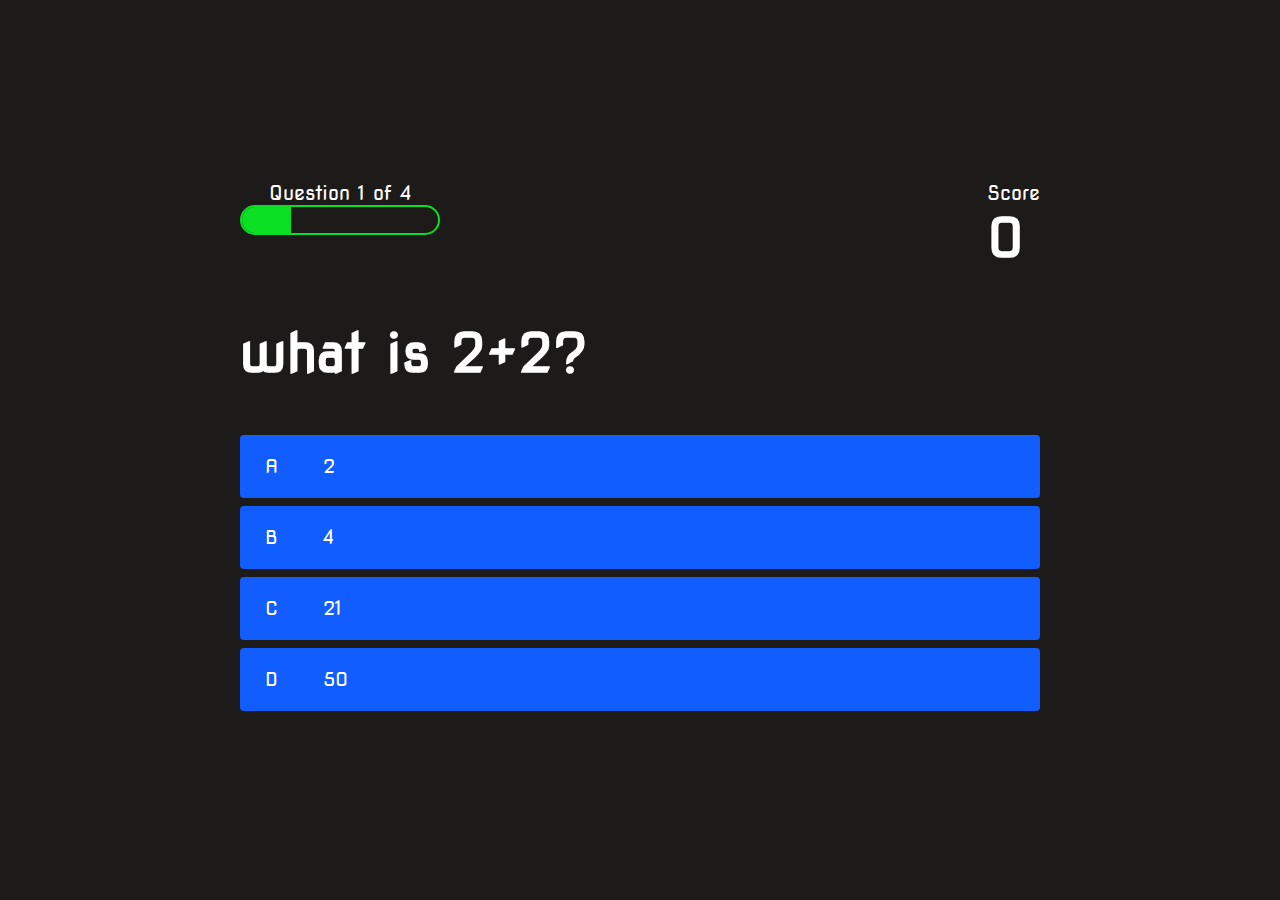
<file: game.html>
<!DOCTYPE html>
<html lang="en">
<head>
    <meta charset="UTF-8">
    <meta name="viewport" content="width=device-width, initial-scale=1.0">
    <title>Quiz Page</title>
    <link rel="stylesheet" href="style.css">
    <link rel="stylesheet" href="game.css">
</head>
<body>
    <div class="container">
        <div id="game" class="justify-center flex-column">
            <div id="hud">
            <div class="hud-item">
                <p id="progressText" class="hud-prefix">
                    Question
                </p>
                <div id="progressBar">
                    <div id="progressBarFull"></div>
                </div>
            </div>
            <div class="hud-item">
                <p class="hud-prefix">
                    Score
                </p>
                <h1 class="hud-main-text" id="score"> 0</h1>
            </div>
        </div>
        <h1 id="question">what is the qsn</h1>
        <div class="choice-container">
            <p class="choice-prefix">A</p>
            <p class="choice-text" data-number="1">Choice 1</p>
        </div>
        <div class="choice-container">
            <p class="choice-prefix">B</p>
            <p class="choice-text" data-number="2">Choice 2</p>
        </div>
        <div class="choice-container">
            <p class="choice-prefix">C</p>
            <p class="choice-text" data-number="3">Choice 3</p>
        </div>
        <div class="choice-container">
            <p class="choice-prefix">D</p>
            <p class="choice-text" data-number="4">Choice 4</p>
        </div>
        </div> 
    </div>
    <script src="game.js"></script>
</body>
</html>
</file>
<file: style.css>
@import url('https://fonts.googleapis.com/css2?family=Nova+Square&display=swap');
:root{
    background-color: rgb(29, 26,26);
}

*{
    box-sizing: border-box;
    margin:0;
    padding:0;
    font-size: 62.5%;
    font-family:'Nova Square', cursive;
}

h1{
    font-size: 5.4rem;
    color: white;
    margin-bottom: 5rem;
}

h2{
    font-size: 4.2rem;
    margin-bottom: 4rem;
}

.container{
    width: 100vw;
    height: 100vh;
    display: flex;
    justify-content: center;
    align-items: center;
    max-width: 80rem;
    margin: 0 auto;
    padding: 2rem;;
}

.flex-column{
    display: flex;
    flex-direction: column;
}
.flex-center {
    justify-content: center;
    align-items: center;
}
.justify-center{
    justify-content: center;
}
.text-center{
    text-align: center;
}
.hidden{
    display: none;
}
.btn{
    font-size: 2.4rem;
    padding: 2rem 0;
    width:30rem ;
    text-align: center;
    margin-bottom:1rem;
    text-decoration: none;
    color:rgb(29, 26,26);
    background: linear-gradient(90deg,rgb(18,92,255)0%,rgb(0,102,255)100%);
    border-radius: 4px;

}
.btn:hover{
    cursor: pointer;
    box-shadow: 0 0.4rem 1.4rem 0 rgba(8,114,244,0.6);
    transition: transform 150ms;
    transform:scale(1.03);
}
.btn[disabled]:hover {
    cursor:not-allowed;
    box-shadow:none;
    transform: none;
}
#highscore-btn{
    background: linear-gradient(90deg, rgb(255, 247, 9)0%, rgb(240, 221, 6)100%);
}

#highscore-btn:hover {
    box-shadow: 0 0.4rem 1.4rem 0 rgba(255,255,0,0.5);
}
.fa-crown{
    font-size: 2.5;
    margin-left:1rem;
}

.end-form-container{
    width: 100%;
    display: flex;
    flex-direction: column;
    align-items: center;
    max-width: 30rem;
}
input{
    margin-bottom: 1rem;
    width: 20rem;
    padding: 1.5rem;
    font-size: 1.8rem;
    border: none;
    box-shadow: 0 0.1rem 1.4rem 0 rgba(86, 185, 235, 0.5);
}
input::placeholder{
    color: #aaa;
}
#username{
    margin-bottom: 3rem;
    width: 100%;
    outline: none;
}
#end-text{
    font-size: 2.4rem;
    color:#fff;
    text-align: center;
}
#saveScoreBtn{
    border: none;
}
.fa-home{
    margin-left:1rem ;
    font-size: 2rem;
    color: rgb(28, 26, 26);
}
</file>
<file: game.css>
body{
    color: white;
}

.choice-container{
    display: flex;
    margin-bottom:0.8rem;
    width: 100%;
    border-radius: 4px;
    background: rgb(18, 93, 255);
    font-size: 3rem;
    min-width: 80rem;
}
.choice-container:hover{
    cursor: pointer;
    box-shadow: 0 0.4rem 1.4rem 0 rgba(6,103,247,0.5);
    transform: scale(1.02);
    transform: transform 100ms;
}
.choice-prefix{
    padding: 2rem 2.5rem;
    color: white;
}
.choice-text{
    padding:2rem;
    width: 100%;
}
.correct{
    background: linear-gradient(32deg,rgba(11,223,36)0%,rgb(41,232,111)100%);
}
.incorrect {
    background: linear-gradient(32deg, rgba(230, 29,29,1)0%, rgb(224, 11, 11,1)100%);
}
#hud{
    display: flex;
    justify-content: space-between;
}
.hud-prefix{
    text-align: center;
    font-size: 2rem;
    
}
.hud-main--text{
    text-align: center;  
}
#progressBar{
    width: 20rem;
    height:3rem;
    border:0.2rem solid rgb(11,223,36);
    /* margin-top: 10rem; */
    border-radius: 50px;
    overflow: hidden;
}
#progressBarFull{
    height: 100%;
    background: rgb(11,223,36);
    width: 0%;
    
}
@media screen and(max-width:768px) {
    .choice-container{
        min-width: 40rem;
    }
}
</file>
